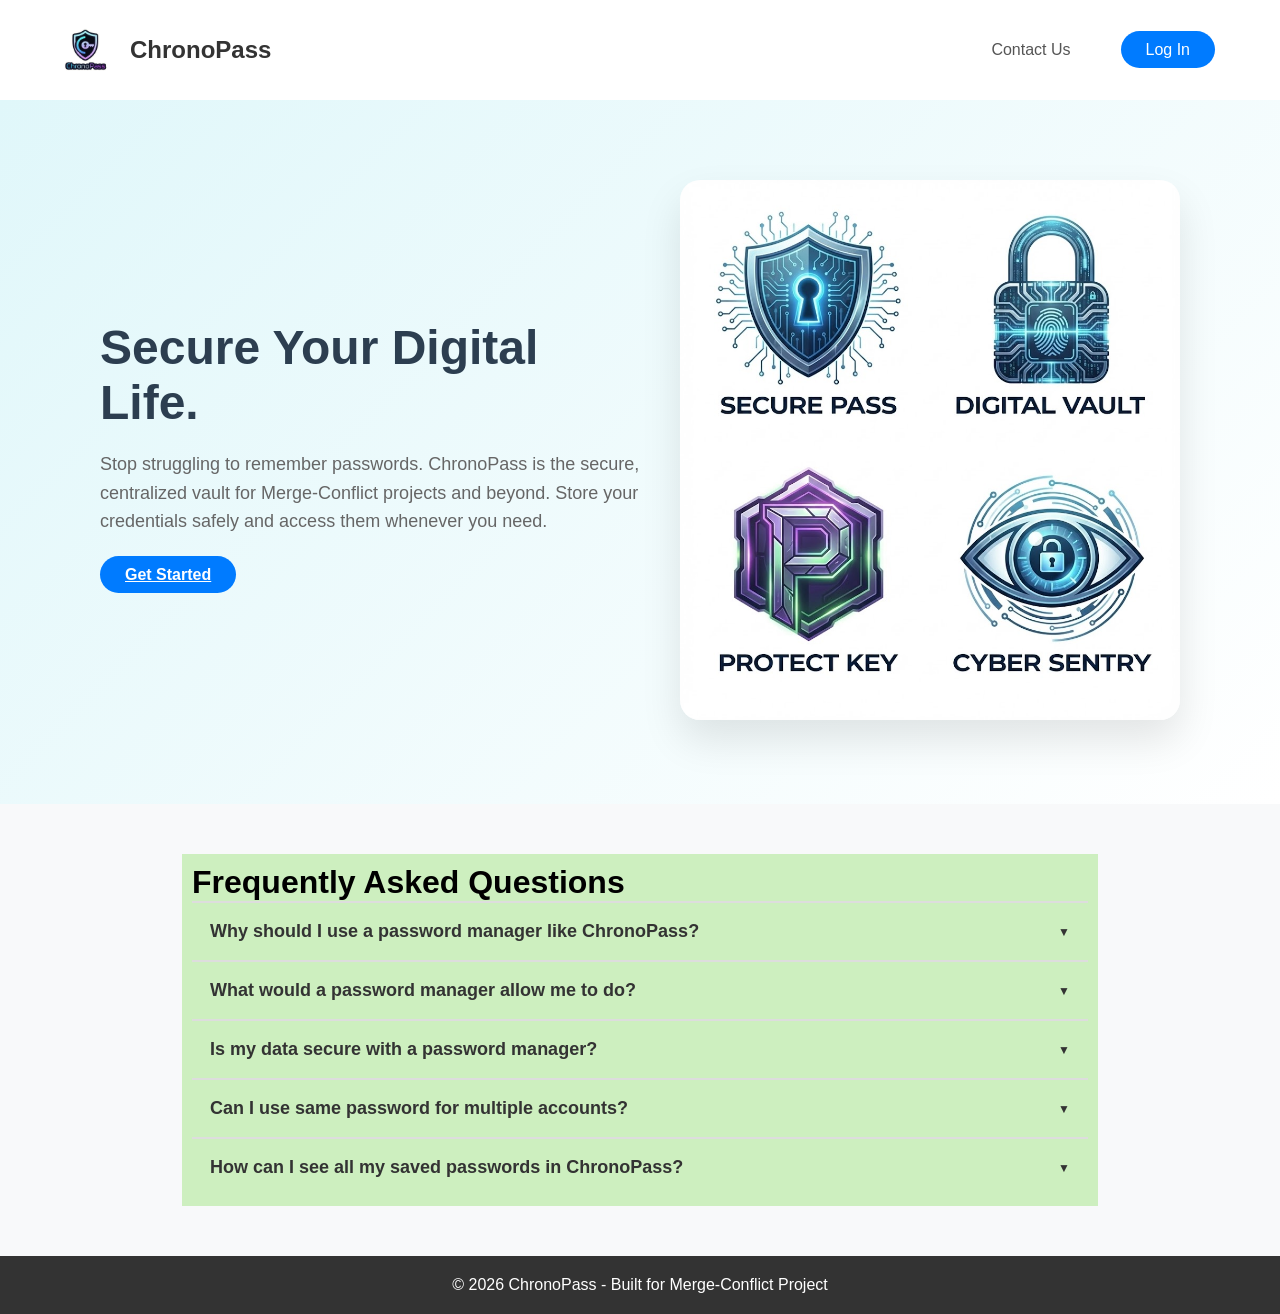
<file: index.html>
<!DOCTYPE html>
<html lang="en">

<head>
    <meta charset="UTF-8">
    <meta name="viewport" content="width=device-width, initial-scale=1.0">
    <title>Welcome to ChronoPass</title>
    <link rel="stylesheet" href="style.css">
    <style>
        /* Landing Page Specific Styles */
        body {
            margin: 0;
            font-family: 'Arial', sans-serif;
            background-color: #f8f9fa;
        }

        /* Navbar Specifics */
        nav {
            display: flex;
            justify-content: space-between;
            align-items: center;
            padding: 15px 50px;
            background: white;
            box-shadow: 0 2px 10px rgba(0, 0, 0, 0.1);
        }

        .logo {
            display: flex;
            align-items: center;
            gap: 10px;
            font-weight: bold;
            font-size: 24px;
            color: #333;
        }

        .nav-links {
            list-style: none;
            display: flex;
            gap: 20px;
            align-items: center;
        }

        .nav-links a {
            text-decoration: none;
            color: #555;
            font-weight: 500;
            transition: 0.3s;
        }

        .nav-links a:hover {
            color: #000;
        }

        /* The Login Button */
        .btn-login {
            background-color: #007bff;
            color: white !important;
            padding: 10px 25px;
            border-radius: 25px;
            font-weight: bold;
        }

        .btn-login:hover {
            background-color: #0056b3;
            box-shadow: 0 4px 8px rgba(0, 123, 255, 0.3);
        }

        /* Hero Section */
        .hero {
            display: flex;
            align-items: center;
            justify-content: space-between;
            padding: 80px 100px;
            background: linear-gradient(135deg, #e0f7fa 0%, #ffffff 100%);
        }

        
        .hero-text {
            max-width: 50%;
        }

        .hero-text h1 {
            font-size: 48px;
            color: #2c3e50;
            margin-bottom: 20px;
        }

        .hero-text p {
            font-size: 18px;
            color: #666;
            line-height: 1.6;
            margin-bottom: 30px;
        }

        .hero-img img {
            max-width: 100%;
            height: auto;
            border-radius: 20px;
            box-shadow: 0 20px 40px rgba(0, 0, 0, 0.1);
        }

        /* Container for the whole FAQ section */
        .faq-container {
            margin: 50px auto;
            font-family: Arial, sans-serif;
            background-color: #58d21e45;
            padding: 10px;
            width: 70vw;
        }

        /* The clickable question button */
        .faq-question {
            background-color: transparent;
            color: #333;
            /* Dark text color */
            cursor: pointer;
            padding: 18px;
            width: 100%;
            border: none;
            text-align: left;
            outline: none;
            font-size: 18px;
            font-weight: bold;
            border-top: 2px solid #ddd;
            /* The line between items */
            display: flex;
            justify-content: space-between;
            align-items: center;
            transition: color 0.3s;
        }

        .faq-question:hover {
            color: rgb(247, 96, 69);
            /* Change color on hover (optional) */
        }

        /* The container for the answer (hidden by default) */
        .faq-answer {
            max-height: 0;
            overflow: hidden;
            transition: max-height 0.3s ease-out;
            /* Smooth open/close animation */
            background-color: rgb(172 255 158);
            color: #007BFF;
        }

        /* Formatting the text inside the answer */
        .faq-answer p {
            padding: 20px;
            color: #555;
            line-height: 1.6;
            margin: 0;
        }

        /* Arrow rotation styling */
        .arrow {
            transition: transform 0.3s ease;
            font-size: 12px;
        }

        /* Class added by JS to rotate the arrow */
        .faq-question.active .arrow {
            transform: rotate(180deg);
        }

        /* Footer */
        footer {
            text-align: center;
            padding: 20px;
            background: #333;
            color: white;
            margin-top: 50px;
        }
    </style>
</head>

<body>

    <nav>
        <div class="logo">
            <img src="Frame 24.svg" alt="ChronoPass Logo" height="70px" width="70px">
            <span>ChronoPass</span>
        </div>
        <ul class="nav-links">
            <li><a href="mailto:contact@chronopass.com">Contact Us</a></li>

            <li><a href="login.php" class="btn-login">Log In</a></li>
        </ul>
    </nav>

    <section class="hero">
        <div class="hero-text">
            <h1>Secure Your Digital Life.</h1>
            <p>
                Stop struggling to remember passwords. ChronoPass is the secure, centralized vault for Merge-Conflict projects
                and beyond.
                Store your credentials safely and access them whenever you need.
            </p>
            <div>
                <a href="login.php" class="btn-login">Get Started</a>
            </div>
        </div>

        <div class="hero-img">
            <img src="img4.jpg" alt="Security Illustration" width="500">
        </div>
    </section>
    <div class="faq-container">
        <h1>Frequently Asked Questions</h1>
        <div class="faq-item">
            <button class="faq-question">
                <b> Why should I use a password manager like ChronoPass?</b>
                <span class="arrow">▼</span>
            </button>
            <div class="faq-answer">
                <p>
                    You should use ChronoPass because the average person has to remember over 80 different
                    passwords,
                    which is nearly impossible to do securely. Instead of reusing the same weak password everywhere
                    (which is dangerous), ChronoPass lets you store unique, complex credentials for every site in a
                    centralized, secure database. You only need to remember one 'Master Password,' and ChronoPass
                    handles the rest.
                </p>
            </div>
        </div>
        <div class="faq-item">
            <button class="faq-question">
                <b> What would a password manager allow me to do?</b>
                <span class="arrow">▼</span>
            </button>
            <div class="faq-answer">
                <p>
                    ChronoPass acts as your centralized digital vault. It allows you to securely input and store
                    your
                    usernames, passwords, and notes for various websites in one protected database. Instead of
                    struggling to remember login details for every site you visit, ChronoPass lets you organize them
                    all
                    in a single dashboard, ensuring you always have access to your credentials when you need them.
            </div>
        </div>
        <div class="faq-item">
            <button class="faq-question">
                <b>Is my data secure with a password manager?</b>
                <span class="arrow">▼</span>
            </button>
            <div class="faq-answer">
                <p>
                    Yes. ChronoPass is designed to be far more secure than keeping passwords in a notebook or a
                    sticky
                    note. Your data is stored in a structured, local MySQL database that is isolated from the public
                    internet. In a fully deployed environment, this 'digital vault' ensures that your sensitive
                    information is organized and restricted, accessible only when you authenticate with your Master
                    Password.
                </p>
            </div>
        </div>
        <div class="faq-item">
            <button class="faq-question">
                Can I use same password for multiple accounts?
                <span class="arrow">▼</span>
            </button>
            <div class="faq-answer">
                <p>
                    Due to security concerns, it’s not recommended to use the same password for all your accounts.
                    If at
                    least one of your accounts were to be breached, hacked, or otherwise compromised, that would
                    make
                    all your accounts vulnerable. This risk grows exponentially if you reuse the password for both
                    personal and work-related accounts.
            </div>
        </div>
        <div class="faq-item">
            <button class="faq-question">
                <b>How can I see all my saved passwords in ChronoPass?</b>
                <span class="arrow">▼</span>
            </button>
            <div class="faq-answer">
                <p>
                    To access your stored credentials, simply navigate to the 'View Passwords' section of the
                    ChronoPass
                    dashboard. This secure area retrieves your encrypted data from the database and displays your
                    list
                    of saved websites and usernames in an organized table. For security, the actual passwords are
                    hidden
                    by default, but you can choose to reveal or copy them when needed.
                </p>
            </div>
        </div>
    </div>


    <footer>
        <p>&copy; 2026 ChronoPass - Built for Merge-Conflict Project</p>
    </footer>
    <script src="script.js"></script>
</body>


</html>
</file>
<file: style.css>
* {
    margin: 0;
    padding: 0;
}

.logo {
    color: rgb(247, 96, 69);
}

nav {
    display: flex;
    justify-content: space-between;
    align-items: center;
    margin: 0px;
    font-size: medium;
    padding-top: 5px;
    padding-bottom: 5px;
    padding-left: 50px;
    padding-right: 10px;
    background-color: rgb(10, 23, 107);
    color: rgb(247, 96, 69)
}

ul {
    display: flex;
    /* text-decoration:none; */
    list-style-type: none;
}

li {
    padding: 15px;
}

body {
    background-color: rgb(172 255 158);
}

.heading,
.description {
    text-align: center;
    color: rgb(247, 96, 69);
    margin-top: 10px;
}

.description {
    font-size: 30px;
}

.subheading {
    text-align: center;
    color: rgb(10, 23, 107);
}

.img {
    width: 50px;
    height: 50px;
    border-radius: 50%;
}

.password_form {
    width: 70vw;
    height: 550px;
    margin-top: 30px;
    margin-left: auto;
    margin-right: auto;
    margin-bottom: 30px;
    padding: 10px;
    border: 2px solid black;
    border-radius: 5px;
    background-color: rgb(247, 96, 69);
    box-shadow: 2px 2px 12px rgba(0, 0, 0, 0.2);
    display: flex;
    justify-content: space-between;
}

.form {
    /* margin: auto; */
    margin-right: 5px;
    padding: 2px;
    margin-bottom: 3px;
    margin-top: 33px;
    width: 400px;
    height: 500px;
    text-align: center;
    border: 2px solid black;
    border-radius: 5px;
    background-color: rgb(255, 255, 255);
    /* background-image: url('img3.jpg');width: 400px;height:auto; */
    background-size: cover;
    box-shadow: 2px 2px 12px rgba(0, 0, 0, 0.2);
}

.username,.password,.website,.submit,.content {
    margin: auto;
    padding: 15px;
    margin-bottom: 3px;
    width: 300px;
    text-align: center;
    border: 2px solid black;
    border-radius: 5px;
    background-color: rgb(255, 255, 255);
    box-shadow: 2px 2px 12px rgba(0, 0, 0, 0.2);

}

.img {
    margin-left: 0px;
    margin-top: 25px;
}

.text-animation {
    margin-top: 10px;
    display: block;
    position: absolute;
    top: 0px;
}

.bye {
    margin-top: 50px;
}

.text-animation span {
    color: rgb(0, 171, 233);
    opacity: 0;
    margin-top: 190px;
    position: absolute;
    -webkit-text-fill-color: transparent;
    animation: 7.5s linear 0s infinite normal none running vertical;
    overflow: hidden;
    background: linear-gradient(to right, rgb(25, 80, 188) 0%, rgb(165, 51, 134) 70%) text;
}

.text-animation span:nth-child(2) {
    animation-delay: 2.5s;
}

.text-animation span:nth-child(3) {
    animation-delay: 5s;
}

@keyframes vertical {
    0% {
        opacity: 0;
        transform: translateY(100%);
    }

    5%,
    30% {
        opacity: 1;
        transform: translateY(0%);
    }

    35%,
    100% {
        opacity: 0;
        transform: translateY(-100%);
    }
}


input[type="text"],
input[type="password"] {
    width: 80%;
    padding: 10px;
    margin: 10px 0;
    border: 1px solid #ccc;
    border-radius: 4px;
    box-sizing: border-box;
    font-size: 16px;
}

input[type="submit"] {
    width: 50%;
    background-color: rgb(10, 23, 107);
    color: white;
    padding: 10px;
    border: none;
    border-radius: 4px;
    cursor: pointer;
    font-size: 16px;
}

input[type="submit"]:hover {
    background-color: rgb(247, 96, 69);
}

.logo {
    display: flex;
    align-items: center;
    font-size: 24px;
    font-weight: bold;
    color: white;
    gap: 10px;
}

.logo img {
    display: block;
}

.logo b {
    font-size: 24px;
    font-weight: bold;
}

.logo:hover {
    cursor: pointer;
}

.logo:hover b {
    text-decoration: underline;
}

.footer {
    display: flex;
    align-items: center;
    margin: auto;
    justify-content: center;
}
</file>
